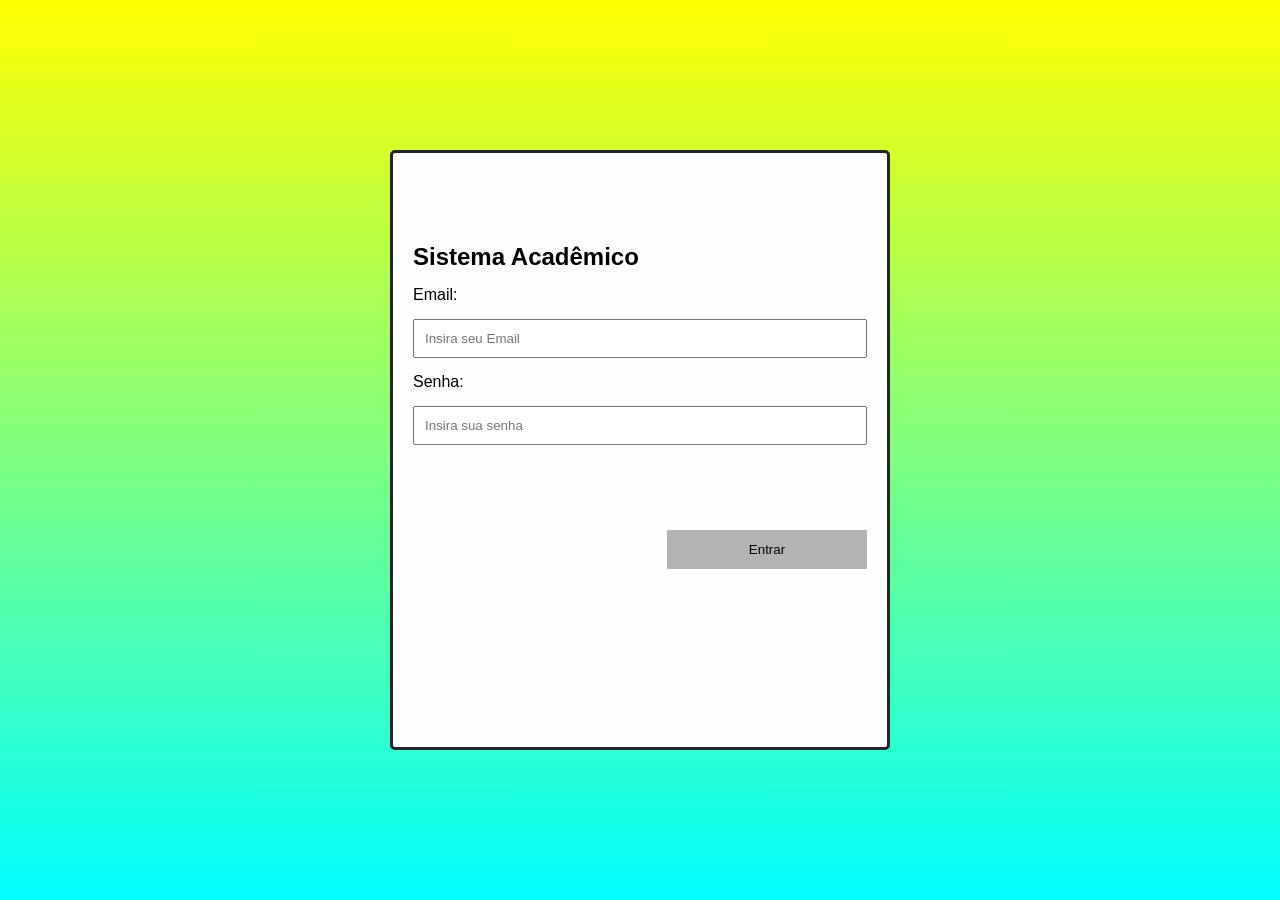
<file: index.html>
<!DOCTYPE html>
<html lang="pt-br">
<head>
    <meta charset="UTF-8">
    <meta name="viewport" content="width=device-width, initial-scale=1.0">
    <link rel="stylesheet" href="assets/styles/style.css">
    <script src="/assets/scripts/index.js" defer></script>
    <title>Sistema Acadêmico</title>
</head>
<body>
    <form action="" method="post">
        <h2>Sistema Acadêmico</h2>
        <label for="userMail">Email:</label>
        <input type="email" name="email" id="userMail" placeholder="Insira seu Email" required>
        <label for="userPassword">Senha:</label>
        <input type="password" name="password" id="userPassword" placeholder="Insira sua senha" required>
        <input type="submit" value="Entrar">
    </form>
</body>
</html>
</file>
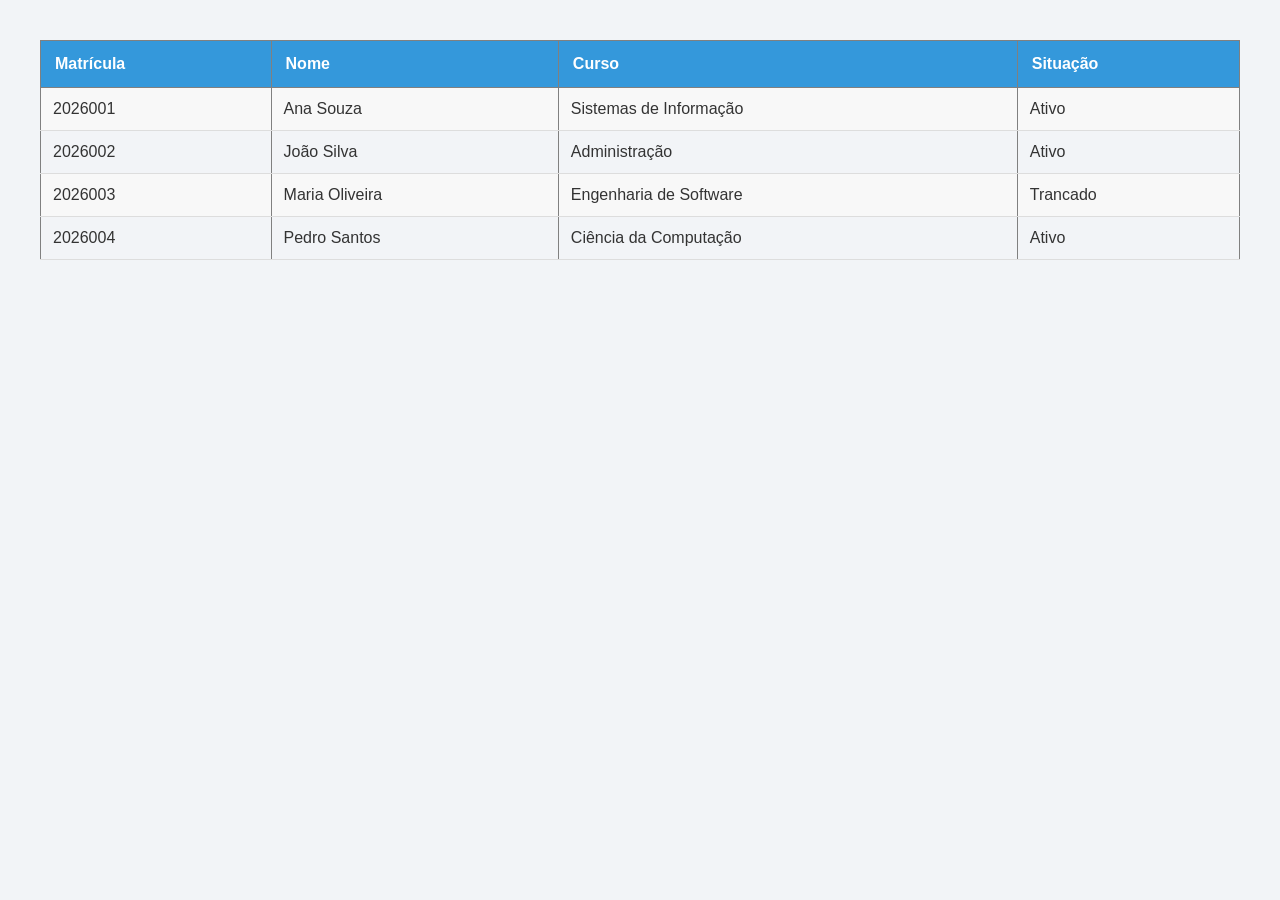
<file: Projeto/index.html>
<!DOCTYPE html>
<html lang="en">
<head>
    <meta charset="UTF-8">
    <meta name="viewport" content="width=device-width, initial-scale=1.0">
    <link rel="stylesheet" href="style.css">
    <title>Sistema Acadêmico</title>
</head> 
<body>
   <table border="1">
        <thead>
            <tr>
                <th>Matrícula</th>
                <th>Nome</th>
                <th>Curso</th>
                <th>Situação</th>
            </tr>
        </thead>

        <tbody id="tabela-alunos">
            <script src="script.js"></script>
</body>
</html>
</file>
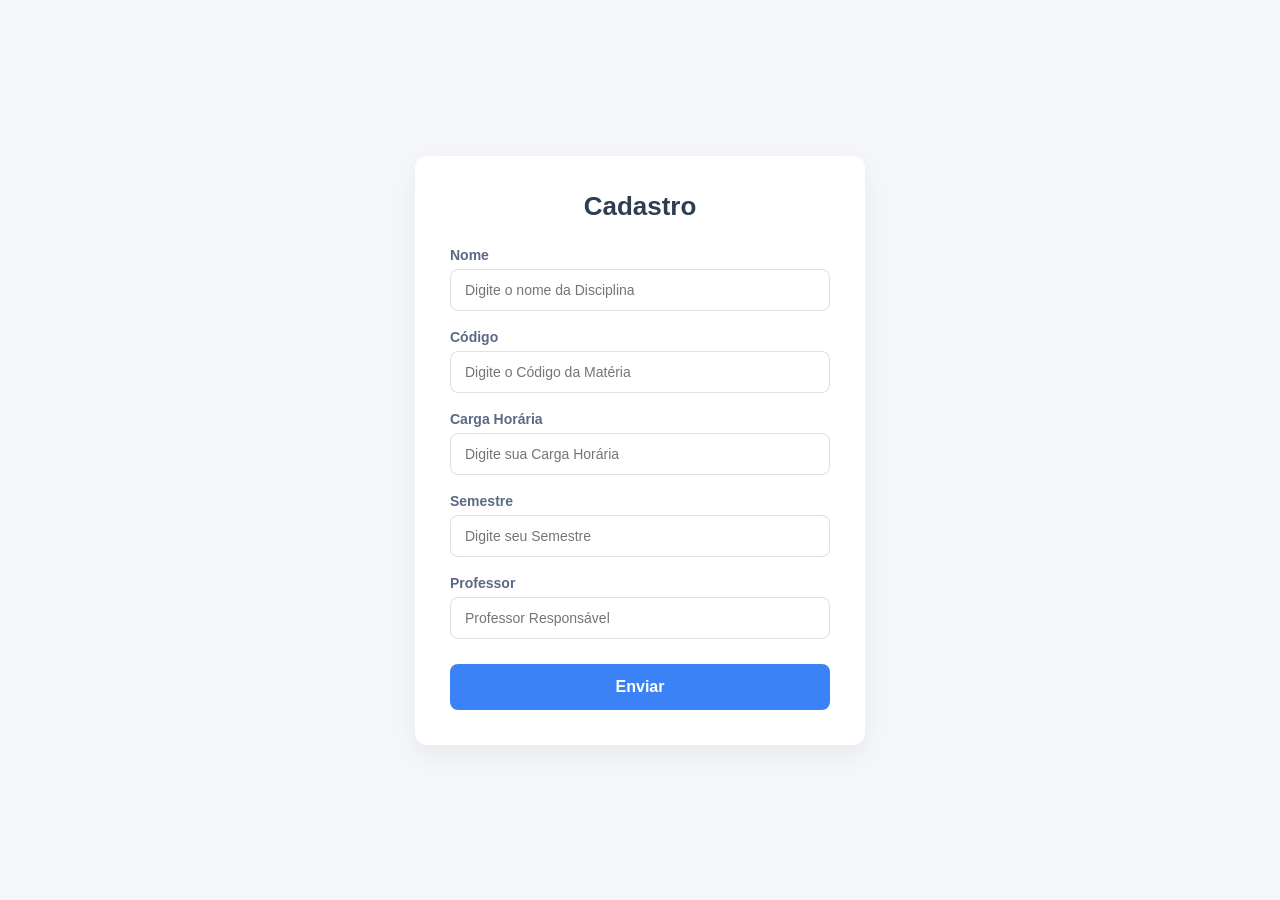
<file: cadastrodeaula.html>
<!DOCTYPE html>
<html lang="en">
<head>
    <meta charset="UTF-8">
    <meta name="viewport" content="width=device-width, initial-scale=1.0">
    <link rel="stylesheet" href="cadastrodeaula.css">
    <title>Sistema Acadêmico</title>
</head>


<body>
        
        <div class="cadastro">
            <h2>Cadastro</h2>
            <form action="#" method="post">

        
           <div class="disciplina">
                <label for="nome">Nome</label>
                <input type="text" id="nome" name="nome" placeholder="Digite o nome da Disciplina" required>
            </div>


        <div class="codigo">
            <label for="codigo">Código</label>
            <input type="text" id="text" name="codigo" placeholder="Digite o Código da Matéria" required>

        </div>

        <div class="horaria">
             <label for="horaria">Carga Horária</label>
             <input type="text" id="text" name="codigo" placeholder="Digite sua Carga Horária" required>

        </div>

        <div class="semestre">
            <label for="semestre">Semestre</label>
            <input type="text" id="text" name="codigo" placeholder="Digite seu Semestre" required>

        </div>

        <div class="rofessor">
            <label for="professor">Professor</label>
            <input type="text" id="text" name="professor" placeholder="Professor Responsável" required>

        </div>
           








        <div class="butao">
            
        <button type="submit">Enviar</button>

        </div>
            

            </form>

        </div>

    
</body>



</html>
</file>
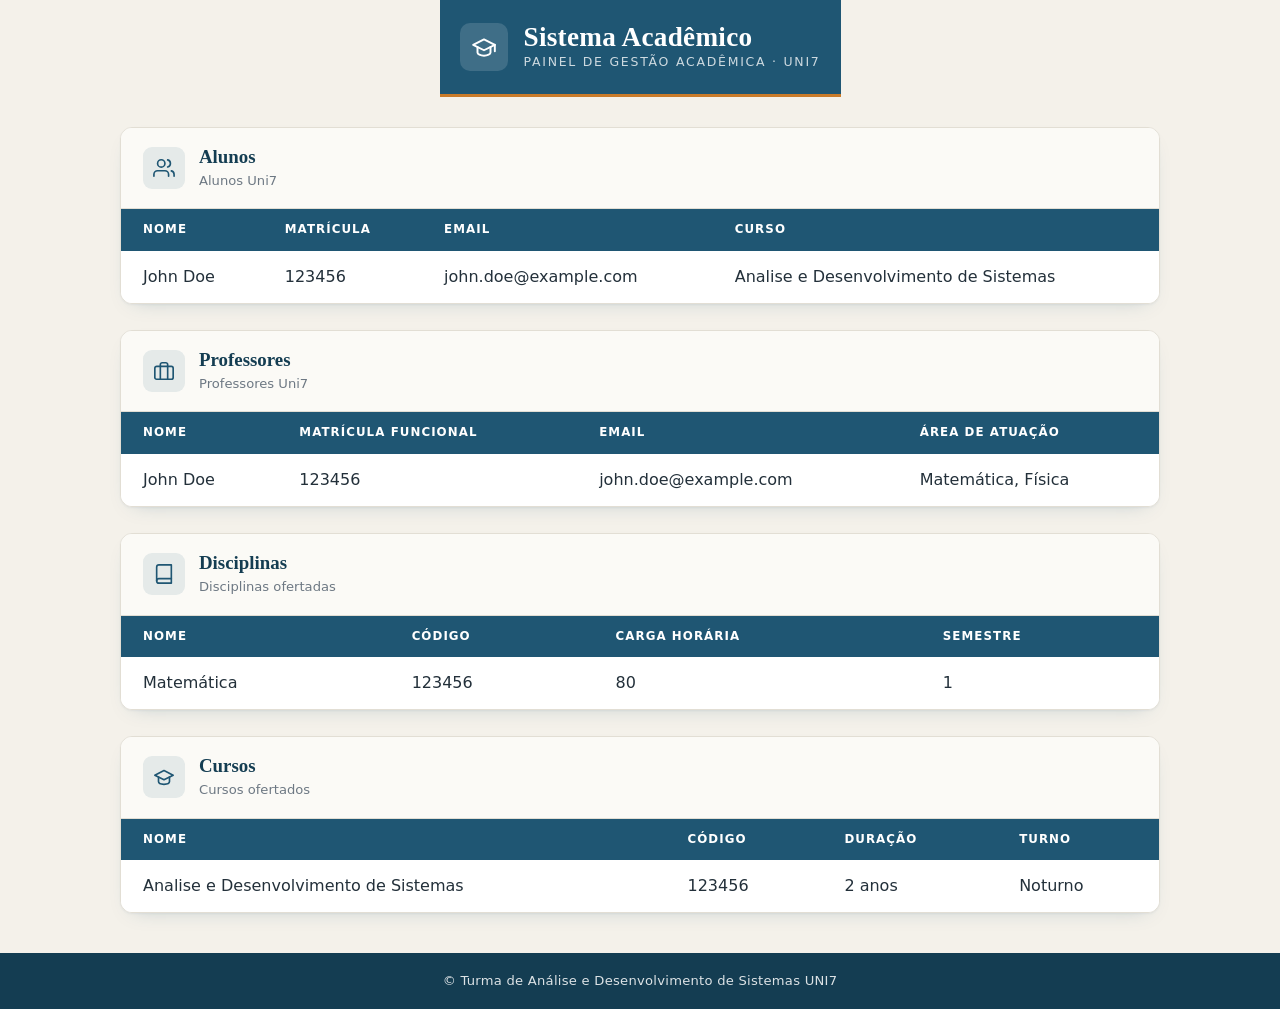
<file: dashboard.html>
<!DOCTYPE html>
<html lang="pt-BR">
<head>
    <meta charset="UTF-8">
    <meta name="viewport" content="width=device-width, initial-scale=1.0">
    <link rel="stylesheet" href="style.css">
    <title>Sistema Acadêmico</title>
    <link rel="stylesheet" href="css/dashboard.css">
</head>
<body>
    <header class="cabecalho">
        <div class="cabecalho-marca">
            <span class="cabecalho-selo" aria-hidden="true">
                <svg viewBox="0 0 24 24" fill="none" stroke="currentColor" stroke-width="1.8" stroke-linecap="round" stroke-linejoin="round">
                    <path d="M22 10 12 5 2 10l10 5 10-5z"/>
                    <path d="M6 12v5c0 1.66 2.69 3 6 3s6-1.34 6-3v-5"/>
                    <path d="M22 10v6"/>
                </svg>
            </span>
            <div class="cabecalho-texto">
                <h1 class="cabecalho-titulo">Sistema Acadêmico</h1>
                <p class="cabecalho-subtitulo">Painel de gestão acadêmica &middot; UNI7</p>
            </div>
        </div>
    </header>
    <main class="conteudo">
        <section class="card" id="Alunos" aria-labelledby="titulo-alunos">
            <header class="card-cabecalho">
                <span class="card-icone" aria-hidden="true">
                    <svg viewBox="0 0 24 24" fill="none" stroke="currentColor" stroke-width="1.8" stroke-linecap="round" stroke-linejoin="round">
                        <path d="M17 21v-2a4 4 0 0 0-4-4H5a4 4 0 0 0-4 4v2"/>
                        <circle cx="9" cy="7" r="4"/>
                        <path d="M23 21v-2a4 4 0 0 0-3-3.87"/>
                        <path d="M16 3.13a4 4 0 0 1 0 7.75"/>
                    </svg>
                </span>
                <div class="card-titulos">
                    <h2 class="card-titulo" id="titulo-alunos">Alunos</h2>
                    <p class="card-descricao">Alunos Uni7</p>
                </div>
            </header>
            <table class="tabela">
                <thead class="cabecalho-tabela">
                    <tr class="linha-tabela">
                        <th class="cabecalho-linha">Nome</th>
                        <th class="cabecalho-linha">Matrícula</th>
                        <th class="cabecalho-linha">Email</th>
                        <th class="cabecalho-linha">Curso</th>
                    </tr>
                </thead>
                <tbody class="corpo-tabela">
                    <tr class="linha-tabela">
                        <td class="celula-tabela">John Doe</td>
                        <td class="celula-tabela">123456</td>
                        <td class="celula-tabela">john.doe@example.com</td>
                        <td class="celula-tabela">Analise e Desenvolvimento de Sistemas</td>
                    </tr>
                </tbody>
            </table>
        </section>
        <section class="card" id="Professores" aria-labelledby="titulo-professores">
            <header class="card-cabecalho">
                <span class="card-icone" aria-hidden="true">
                    <svg viewBox="0 0 24 24" fill="none" stroke="currentColor" stroke-width="1.8" stroke-linecap="round" stroke-linejoin="round">
                        <rect x="2" y="7" width="20" height="14" rx="2"/>
                        <path d="M16 21V5a2 2 0 0 0-2-2h-4a2 2 0 0 0-2 2v16"/>
                    </svg>
                </span>
                <div class="card-titulos">
                    <h2 class="card-titulo" id="titulo-professores">Professores</h2>
                    <p class="card-descricao">Professores Uni7</p>
                </div>
            </header>
            <table class="tabela">
                <thead class="cabecalho-tabela">
                    <tr class="linha-tabela">
                        <th class="cabecalho-linha">Nome</th>
                        <th class="cabecalho-linha">Matrícula Funcional</th>
                        <th class="cabecalho-linha">Email</th>
                        <th class="cabecalho-linha">Área de Atuação</th>
                    </tr>
                </thead>
                <tbody class="corpo-tabela">
                    <tr class="linha-tabela">
                        <td class="celula-tabela">John Doe</td>
                        <td class="celula-tabela">123456</td>
                        <td class="celula-tabela">john.doe@example.com</td>
                        <td class="celula-tabela">Matemática, Física</td>
                    </tr>
                </tbody>
            </table>
        </section>
        <section class="card" id="Disciplinas" aria-labelledby="titulo-disciplinas">
            <header class="card-cabecalho">
                <span class="card-icone" aria-hidden="true">
                    <svg viewBox="0 0 24 24" fill="none" stroke="currentColor" stroke-width="1.8" stroke-linecap="round" stroke-linejoin="round">
                        <path d="M4 19.5A2.5 2.5 0 0 1 6.5 17H20"/>
                        <path d="M6.5 2H20v20H6.5A2.5 2.5 0 0 1 4 19.5v-15A2.5 2.5 0 0 1 6.5 2z"/>
                    </svg>
                </span>
                <div class="card-titulos">
                    <h2 class="card-titulo" id="titulo-disciplinas">Disciplinas</h2>
                    <p class="card-descricao">Disciplinas ofertadas</p>
                </div>
            </header>
            <table class="tabela">
                <thead class="cabecalho-tabela">
                    <tr class="linha-tabela">
                        <th class="cabecalho-linha">Nome</th>
                        <th class="cabecalho-linha">Código</th>
                        <th class="cabecalho-linha">Carga Horária</th>
                        <th class="cabecalho-linha">Semestre</th>
                    </tr>
                </thead>
                <tbody class="corpo-tabela">
                    <tr class="linha-tabela">
                        <td class="celula-tabela">Matemática</td>
                        <td class="celula-tabela">123456</td>
                        <td class="celula-tabela">80</td>
                        <td class="celula-tabela">1</td>
                    </tr>
                </tbody>
            </table>
        </section>
        <section class="card" id="Cursos" aria-labelledby="titulo-cursos">
            <header class="card-cabecalho">
                <span class="card-icone" aria-hidden="true">
                    <svg viewBox="0 0 24 24" fill="none" stroke="currentColor" stroke-width="1.8" stroke-linecap="round" stroke-linejoin="round">
                        <path d="M22 10 12 5 2 10l10 5 10-5z"/>
                        <path d="M6 12v5c0 1.66 2.69 3 6 3s6-1.34 6-3v-5"/>
                    </svg>
                </span>
                <div class="card-titulos">
                    <h2 class="card-titulo" id="titulo-cursos">Cursos</h2>
                    <p class="card-descricao">Cursos ofertados</p>
                </div>
            </header>
            <table class="tabela">
                <thead class="cabecalho-tabela">
                    <tr class="linha-tabela">
                        <th class="cabecalho-linha">Nome</th>
                        <th class="cabecalho-linha">Código</th>
                        <th class="cabecalho-linha">Duração</th>
                        <th class="cabecalho-linha">Turno</th>
                    </tr>
                </thead>
                <tbody class="corpo-tabela">
                    <tr class="linha-tabela">
                        <td class="celula-tabela">Analise e Desenvolvimento de Sistemas</td>
                        <td class="celula-tabela">123456</td>
                        <td class="celula-tabela">2 anos</td>
                        <td class="celula-tabela">Noturno</td>
                    </tr>
                </tbody>
            </table>
        </section>
    </main>
    <footer class="rodape">
        <p>&copy; Turma de Análise e Desenvolvimento de Sistemas UNI7</p>
    </footer>
</body>
</html>
</file>
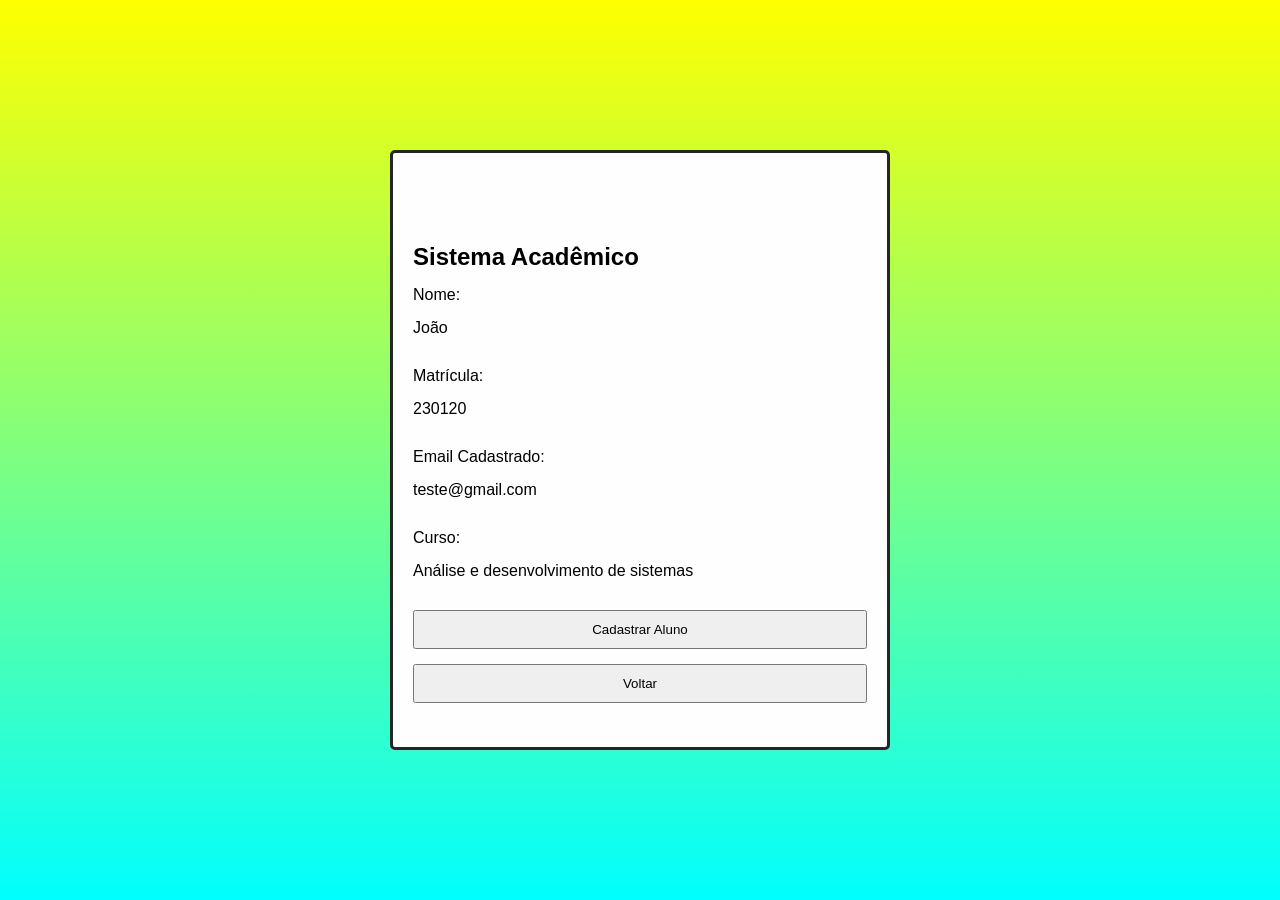
<file: assets/pages/cadastro.html>
<!DOCTYPE html>
<html lang="pt-br">
<head>
    <meta charset="UTF-8">
    <meta name="viewport" content="width=device-width, initial-scale=1.0">
    <link rel="stylesheet" href="/assets/styles/style.css">
    <script src="/assets/scripts/index.js" defer></script>
    <title>Sistema Acadêmico</title>
</head>
<body>
     <form action="" method="post">
        <h2>Sistema Acadêmico</h2>
        <p>
            <label for="userName">Nome:</label>
            <div class="userName"></div>
        </p>
        <p>
            <label for="userMat">Matrícula:</label>
            <div class="userMat"></div>
        </p>
        <p>
            <label for="userMail">Email Cadastrado:</label>
            <div class="userMail"></div>
        </p>
        <p>
            <label for="userCourse">Curso:</label>
            <div class="userCourse"></div>
        </p>

        <input type="button" value="Cadastrar Aluno" id="cadastrar">
        <input type="button" value="Voltar" id="voltar">
    </form>
</body>
</html>
</file>
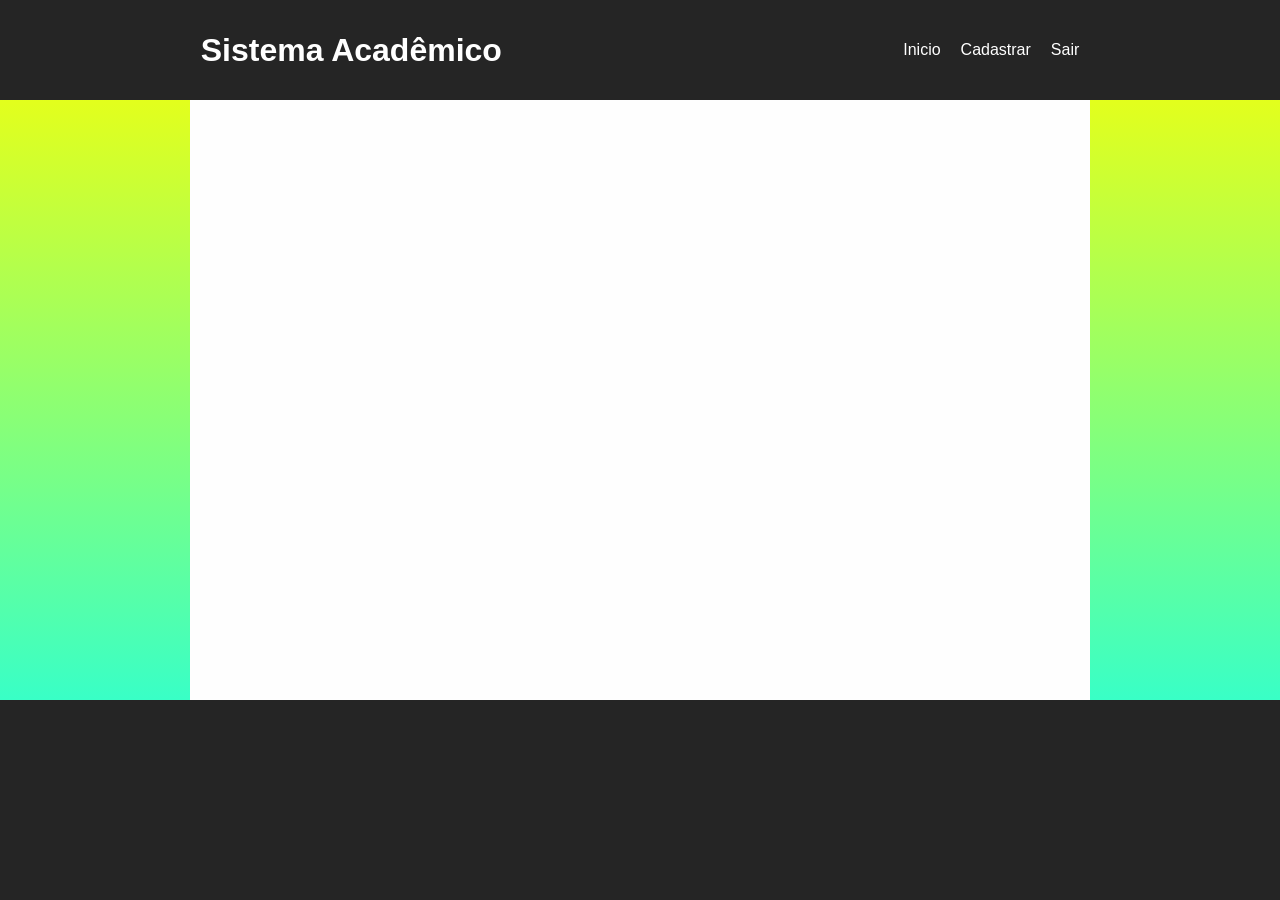
<file: assets/pages/page.html>
<!DOCTYPE html>
<html lang="pt-br">
<head>
    <meta charset="UTF-8">
    <meta name="viewport" content="width=device-width, initial-scale=1.0">
    <link rel="stylesheet" href="/assets/styles/pagestyle.css">
    <title>Sistema Acadêmico</title>
</head>
<body>
    <header>
        <h1>Sistema Acadêmico</h1>
        <nav>
            <a href="/assets/pages/page.html">Inicio</a>
            <a href="/assets/pages/cadastro.html">Cadastrar</a>
            <a href="/index.html">Sair</a>
        </nav>
    </header>
    <main>

    </main>
    <footer>

    </footer>  
</body>
</html>
</file>
<file: assets/styles/style.css>
:root {
    --main-font: Arial, Helvetica, sans-serif;
    --main-color: #252525;
    --form-color: #FEFEFE;
    --button-color: #B3B3B3;
}

* {
    margin: 0;
    padding: 0;
    box-sizing: border-box;
}

html, body {
    display: flex;
    justify-content: center;
    align-items: center;
    background-image: linear-gradient(to bottom, yellow, cyan);
    font-family: var(--main-font);
    height: 100vh;
}


form {
    display: flex;
    flex-flow: column wrap;
    gap: 15px;
    padding: 20px;
    width: 500px;
    height: 600px;
    background-color: var(--form-color);
    border-radius: 5px;
    border: 3px solid var(--main-color);
}

h2 {
    margin: 70px 0 0;
}

input {    
    padding: 10px;
    cursor: pointer;
}

input[type="submit"] {
    margin-top: 70px;
    align-self: flex-end;
    width: 200px;
    background-color: var(--button-color);
    border: 2px solid transparent;
    cursor: pointer;
    transition: border 0.1s ease;
}

input[type="submit"]:hover {
    background-color: #B0B0B0;
    border: 2px solid var(--main-color);
}
</file>
<file: Projeto/style.css>
* {
    margin: 0;
    padding: 0;
    box-sizing: border-box;
}

body {
    font-family: Arial, sans-serif;
    background-color: #f2f4f7;
    color: #333;
    padding: 40px;
}

.container {
    max-width: 1000px;
    margin: 0 auto;
    background-color: white;
    padding: 30px;
    border-radius: 10px;
    box-shadow: 0 4px 15px rgba(0, 0, 0, 0.1);
}
j
h1 {
    text-align: center;
    margin-bottom: 25px;
    color: #2c3e50;
}

table {
    width: 100%;
    border-collapse: collapse;
}

th {
    background-color: #3498db;
    color: white;
    padding: 14px;
    text-align: left;
}

td {
    padding: 12px;
    border-bottom: 1px solid #ddd;
}

tbody tr:hover {
    background-color: #f5f9fc;
}

tbody tr:nth-child(even) {
    background-color: #f8f8f8;
}
</file>
<file: cadastrodeaula.css>
/* Configuração Geral e Reset */
* {
    margin: 0;
    padding: 0;
    box-sizing: border-box;
    font-family: 'Segoe UI', Tahoma, Geneva, Verdana, sans-serif;
}

body {
    background-color: #f4f6f9; /* Fundo suave para destacar a caixa */
    display: flex;
    justify-content: center;
    align-items: center;
    min-height: 100vh;
    padding: 20px;
}

/* A Caixa do Formulário */
.cadastro {
    background: #ffffff;
    padding: 35px;
    width: 100%;
    max-width: 450px; /* Largura ideal para formulários de cadastro */
    border-radius: 12px;
    box-shadow: 0 10px 25px rgba(0, 0, 0, 0.05); /* Sombra leve e moderna */
}

/* Título */
.cadastro h2 {
    margin-bottom: 25px;
    color: #2c3e50;
    font-size: 26px;
    text-align: center;
    font-weight: 600;
}

/* Estilização Comum para os Blocos de Campo (disciplina, codigo, horaria, etc.) */
.disciplina, .codigo, .horaria, .semestre, .rofessor {
    margin-bottom: 18px;
    display: flex;
    flex-direction: column;
}

/* Rótulos (Labels) */
label {
    margin-bottom: 6px;
    color: #5a6a85;
    font-size: 14px;
    font-weight: 600;
}

/* Campos de Entrada (Inputs) */
input[type="text"] {
    padding: 12px 14px;
    border: 1px solid #dcdfe6;
    border-radius: 8px;
    font-size: 14px;
    color: #333333;
    outline: none;
    transition: all 0.3s ease;
}

/* Efeito ao Clicar no Campo (Focus) */
input[type="text"]:focus {
    border-color: #3b82f6; /* Azul moderno */
    box-shadow: 0 0 0 3px rgba(59, 130, 246, 0.15); /* Brilho sutil ao redor */
}

/* Estilização do Botão */
.butao {
    margin-top: 25px;
}

button {
    width: 100%;
    padding: 14px;
    background-color: #3b82f6;
    color: #ffffff;
    border: none;
    border-radius: 8px;
    font-size: 16px;
    font-weight: 600;
    cursor: pointer;
    transition: background-color 0.2s ease;
}

/* Efeito ao Passar o Mouse no Botão */
button:hover {
    background-color: #2563eb;
}
</file>
<file: style.css>
* {
    margin: 0;
    padding: 0;
    box-sizing: border-box;
}

body {
    min-height: 100vh;
    display: flex;
    justify-content: center;
    align-items: center;

    font-family: Arial, sans-serif;
    background-color: #f0f2f5;
}

.login-card {
    width: 400px;
    padding: 40px;

    background-color: white;
    border-radius: 12px;

    box-shadow: 0 4px 15px rgba(0, 0, 0, 0.15);
}

.login-card h1 {
    margin-bottom: 30px;

    text-align: center;
    color: #333;
}

.campo {
    margin-bottom: 20px;
}

.campo label {
    display: block;
    margin-bottom: 8px;

    font-weight: bold;
    color: #444;
}

.campo input {
    width: 100%;
    padding: 12px;

    border: 1px solid #ccc;
    border-radius: 6px;

    font-size: 16px;
}

.campo input:focus {
    outline: none;
    border-color: #2563eb;
}

button {
    width: 100%;
    padding: 12px;

    border: none;
    border-radius: 6px;

    background-color: #2563eb;
    color: white;

    font-size: 16px;
    font-weight: bold;

    cursor: pointer;
}

button:hover {
    background-color: #1d4ed8;
}
</file>
<file: css/dashboard.css>
:root {
    --cor-marca: #1F5673;
    --cor-marca-escura: #143D52;
    --cor-destaque: #C97B2A;
    --cor-fundo: #f4f1ea;
    --cor-superficie: #ffffff;
    --cor-superficie-suave: #fbfaf6;
    --cor-borda: #e2ded4;
    --cor-texto: #23303a;
    --cor-texto-suave: #6d7883;

    --fonte-titulo: 'Iowan Old Style', 'Palatino Linotype', Palatino, Georgia, 'Times New Roman', serif;
    --fonte-texto: system-ui, -apple-system, 'Segoe UI', Roboto, Helvetica, Arial, sans-serif;

    --largura-conteudo: 1080px;
}

body {
    display: flex;
    flex-direction: column;
    min-height: 100vh;
    background-color: var(--cor-fundo);
    color: var(--cor-texto);
    font-family: var(--fonte-texto);
    font-size: 16px;
    line-height: 1.5;
    -webkit-font-smoothing: antialiased;
}

/* ---------- Cabeçalho ---------- */

.cabecalho {
    background-color: var(--cor-marca);
    color: #ffffff;
    padding: 22px 20px;
    border-bottom: 3px solid var(--cor-destaque);
}

.cabecalho-marca {
    display: flex;
    align-items: center;
    gap: 16px;
    width: 100%;
    max-width: var(--largura-conteudo);
    margin: 0 auto;
}

.cabecalho-selo {
    display: flex;
    align-items: center;
    justify-content: center;
    flex: 0 0 auto;
    width: 48px;
    height: 48px;
    border-radius: 10px;
    background-color: rgba(255, 255, 255, 0.14);
    color: #ffffff;
}

.cabecalho-selo svg {
    width: 26px;
    height: 26px;
}

.cabecalho-texto {
    display: flex;
    flex-direction: column;
    min-width: 0;
}

.cabecalho-titulo {
    font-family: var(--fonte-titulo);
    font-size: 1.7rem;
    font-weight: 600;
    line-height: 1.15;
    letter-spacing: 0.01em;
}

.cabecalho-subtitulo {
    font-size: 0.78rem;
    text-transform: uppercase;
    letter-spacing: 0.14em;
    color: rgba(255, 255, 255, 0.78);
}

/* ---------- Conteúdo ---------- */

.conteudo {
    flex: 1;
    display: flex;
    flex-direction: column;
    gap: 26px;
    width: 100%;
    max-width: var(--largura-conteudo);
    margin: 0 auto;
    padding: 30px 20px 40px;
}

.card {
    background-color: var(--cor-superficie);
    border: 1px solid var(--cor-borda);
    border-radius: 12px;
    box-shadow: 0 1px 2px rgba(31, 86, 115, 0.05), 0 8px 20px -14px rgba(31, 86, 115, 0.35);
    overflow: hidden;
}

.card-cabecalho {
    display: flex;
    align-items: center;
    gap: 14px;
    padding: 18px 22px;
    background-color: var(--cor-superficie-suave);
    border-bottom: 1px solid var(--cor-borda);
}

.card-icone {
    display: flex;
    align-items: center;
    justify-content: center;
    flex: 0 0 auto;
    width: 42px;
    height: 42px;
    border-radius: 9px;
    background-color: rgba(31, 86, 115, 0.1);
    color: var(--cor-marca);
}

.card-icone svg {
    width: 22px;
    height: 22px;
}

.card-titulos {
    display: flex;
    flex-direction: column;
    gap: 2px;
    min-width: 0;
}

.card-titulo {
    font-family: var(--fonte-titulo);
    font-size: 1.18rem;
    font-weight: 600;
    line-height: 1.2;
    color: var(--cor-marca-escura);
}

.card-descricao {
    font-size: 0.82rem;
    color: var(--cor-texto-suave);
}

/* ---------- Tabelas ---------- */

.tabela {
    width: 100%;
    border-collapse: collapse;
}

.cabecalho-tabela {
    background-color: var(--cor-marca);
    color: #ffffff;
}

.cabecalho-linha {
    padding: 12px 22px;
    text-align: left;
    font-size: 0.74rem;
    font-weight: 600;
    text-transform: uppercase;
    letter-spacing: 0.09em;
    white-space: nowrap;
}

.corpo-tabela {
    background-color: var(--cor-superficie);
}

.linha-tabela {
    transition: background-color 0.15s ease;
}

.corpo-tabela .linha-tabela:nth-child(even) {
    background-color: var(--cor-superficie-suave);
}

.corpo-tabela .linha-tabela:hover {
    background-color: rgba(201, 123, 42, 0.09);
}

.celula-tabela {
    padding: 14px 22px;
    text-align: left;
    color: var(--cor-texto);
    border-top: 1px solid var(--cor-borda);
    vertical-align: middle;
}

.corpo-tabela .linha-tabela:first-child .celula-tabela {
    border-top: none;
}

/* ---------- Rodapé ---------- */

.rodape {
    width: 100%;
    background-color: var(--cor-marca-escura);
    color: rgba(255, 255, 255, 0.85);
    padding: 18px 20px;
    text-align: center;
    font-size: 0.82rem;
    letter-spacing: 0.02em;
}

/* ---------- Responsivo ---------- */

@media (max-width: 640px) {
    .cabecalho {
        padding: 18px 16px;
    }

    .cabecalho-selo {
        width: 42px;
        height: 42px;
    }

    .cabecalho-titulo {
        font-size: 1.35rem;
    }

    .cabecalho-subtitulo {
        font-size: 0.7rem;
        letter-spacing: 0.1em;
    }

    .conteudo {
        gap: 20px;
        padding: 22px 14px 32px;
    }

    .card-cabecalho {
        padding: 15px 16px;
        gap: 12px;
    }

    .cabecalho-linha,
    .celula-tabela {
        padding: 11px 14px;
    }

    .cabecalho-linha {
        font-size: 0.68rem;
        letter-spacing: 0.06em;
    }

    .celula-tabela {
        font-size: 0.9rem;
    }
}
</file>
<file: assets/styles/pagestyle.css>
@charset "UTF-8";

:root {
    --main-font: Arial, Helvetica, sans-serif;
    --main-color: #252525;
    --form-color: #FEFEFE;
    --button-color: #B3B3B3;
}

* {
    margin: 0;
    padding: 0;
    box-sizing: border-box;
}

html, body {
    height: auto;
    background-image: linear-gradient(to bottom, yellow, cyan);
    font-family: var(--main-font);
}

header {
    display: flex;
    flex-flow: row wrap;
    justify-content: space-around;
    align-items: center;
    width: 100vw;
    height: 100px;
    color: white;
    background-color: var(--main-color);
}

nav {
    display: flex;
    gap: 20px;
}

nav > a {
    color: white;
    text-decoration: none;
}

main {
    display: flex;
    margin: auto;
    width: 900px;
    height: 600px;
    background-color: var(--form-color);
}

footer {
    height: 200px;
    background-color: var(--main-color);
}
</file>
